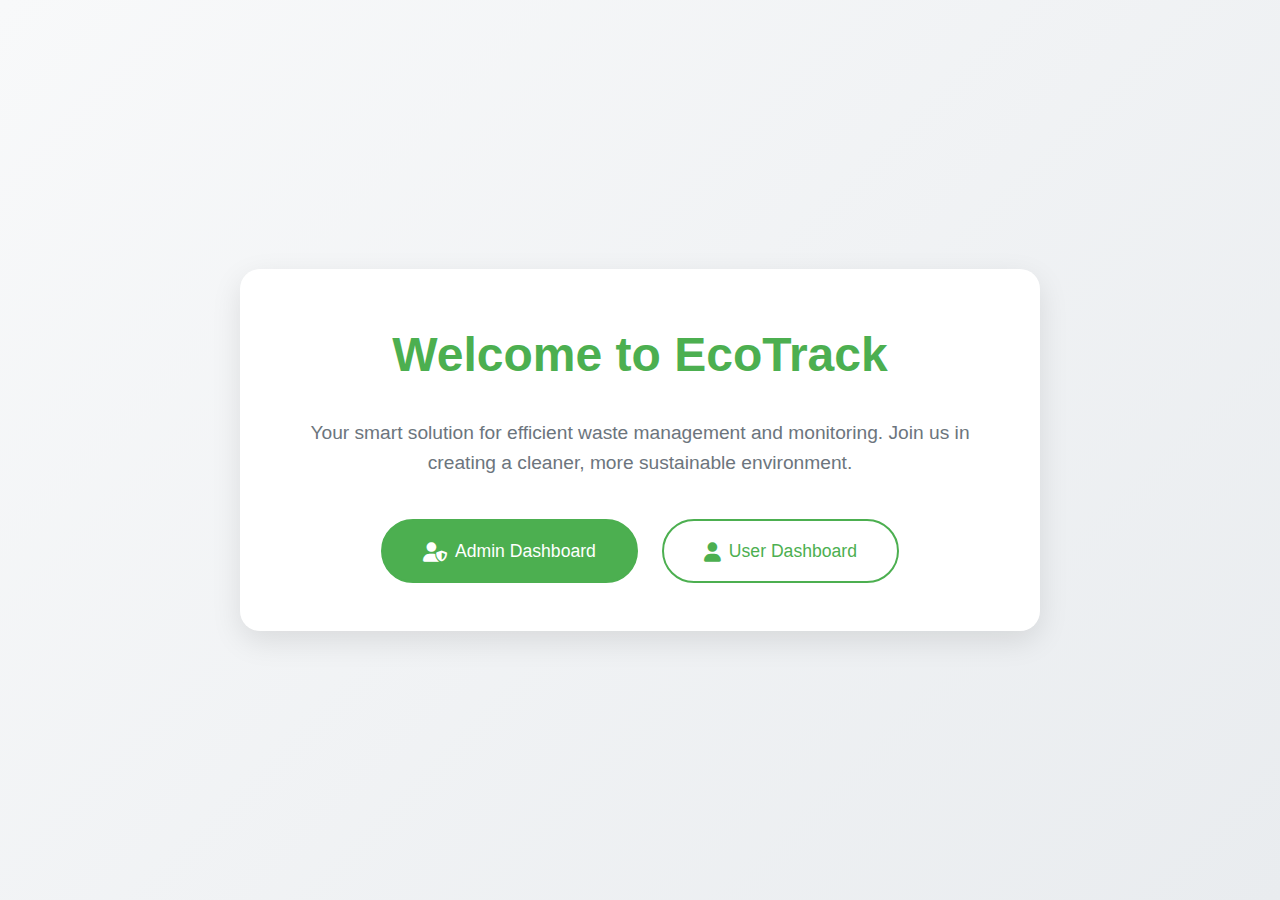
<file: index.html>
<!DOCTYPE html>
<html lang="en">
<head>
    <meta charset="UTF-8">
    <meta name="viewport" content="width=device-width, initial-scale=1.0">
    <title>EcoTrack - Waste Monitoring System</title>
    <link rel="icon" href="images/favicon (1).ico">
    <link rel="stylesheet" href="css/styles.css">
    <link href="https://fonts.googleapis.com/css2?family=Inter:wght@400;500;600;700&display=swap" rel="stylesheet">
    <link rel="stylesheet" href="https://cdnjs.cloudflare.com/ajax/libs/font-awesome/6.0.0/css/all.min.css">
</head>
<body>
    <div class="landing-container">
        
        <main>
            <div class="hero-section">
                <h1>Welcome to EcoTrack</h1>
                <p>Your smart solution for efficient waste management and monitoring. Join us in creating a cleaner, more sustainable environment.</p>
                <div class="cta-buttons">
                        <a href="admin.html" class="cta-button primary">
                        <i class="fas fa-user-shield"></i>
                        Admin Dashboard
                    </a>
                    <a href="user.html" class="cta-button secondary">
                        <i class="fas fa-user"></i>
                        User Dashboard                    </a>
                </div>
            </div>
        </main>
    </div>

    
</body>
</html>
</file>
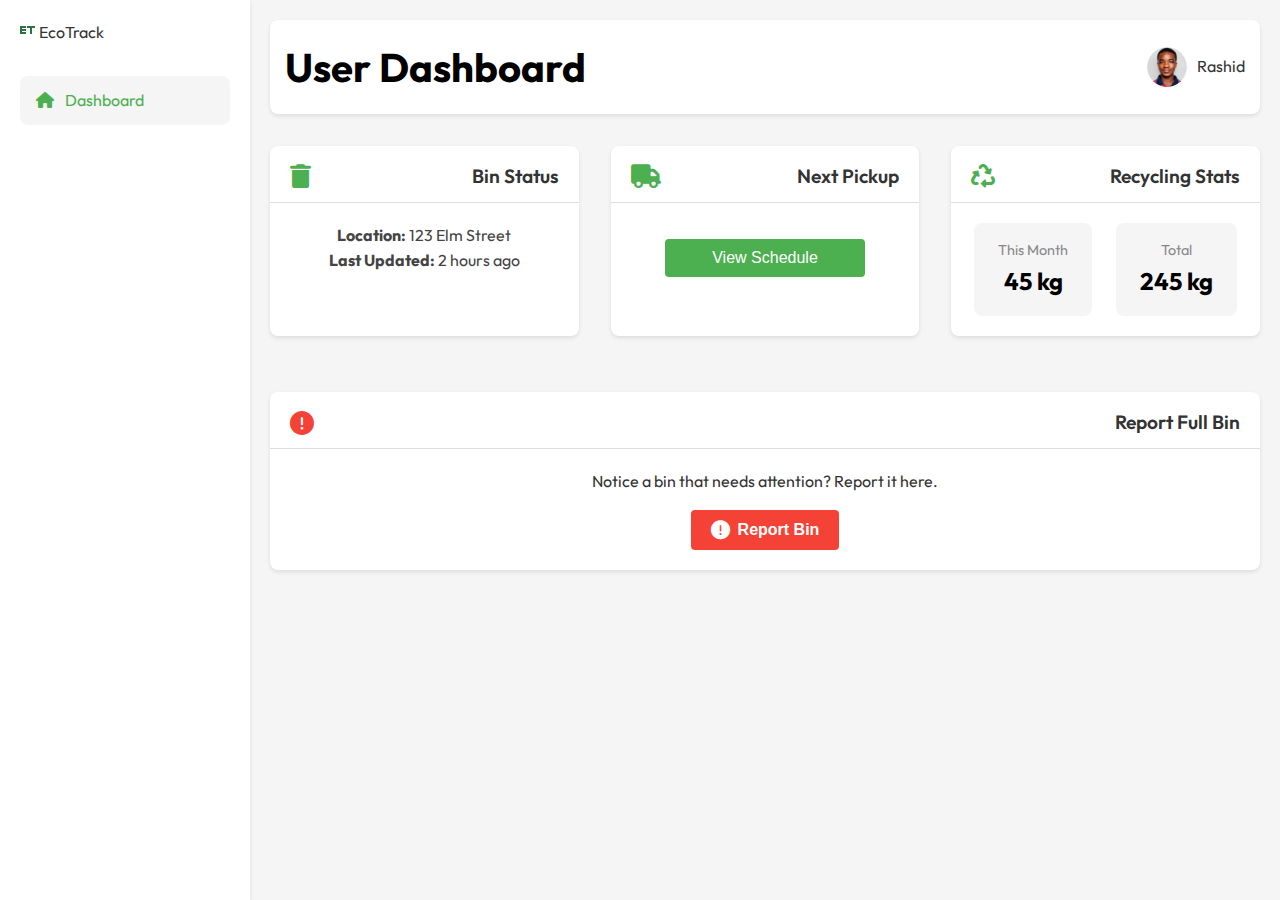
<file: user.html>
<!DOCTYPE html>
<html lang="en">
<head>
    <meta charset="UTF-8">
    <meta name="viewport" content="width=device-width, initial-scale=1.0">
    <title>EcoTrack - User Dashboard</title>
    <link rel="icon" href="images/favicon (1).ico">
    <link rel="stylesheet" href="css/styles.css">
    <link rel="stylesheet" href="https://cdnjs.cloudflare.com/ajax/libs/font-awesome/6.0.0/css/all.min.css">
    <link rel="preconnect" href="https://fonts.googleapis.com">
    <link rel="preconnect" href="https://fonts.gstatic.com" crossorigin>
    <link href="https://fonts.googleapis.com/css2?family=Outfit:wght@100..900&display=swap" rel="stylesheet">
</head>
<body class="user-dashboard">
    <div class="dashboard-container">
        <nav class="sidebar">
            <div class="logo">
                <img src="images/favicon (12).ico" alt="EcoTrack">
                <span>EcoTrack</span>
            </div>
            <ul class="nav-items">
                <li><a href="user.html" class="active"><i class="fas fa-home"></i>Dashboard</a></li>
            </ul>
        </nav>
        <main class="main-content">
            <header class="top-bar">
                <h1 class="page-title dashboard-title">User Dashboard</h1>
                <div class="header-right">
                    <div class="user-profile">
                        <img src="images/rashidlinkedinpphoto-modified.png" alt="User Profile">
                        <span id="userName">Rashid</span>
                    </div>
                </div>
            </header>
            <div class="dashboard-grid user-dashboard-grid">
                <!-- Bin Status Card -->
                <div class="dashboard-card user-dashboard-card">
                    <div class="card-header user-card-header">
                        <i class="fas fa-trash bin-status-icon"></i>
                        <h3 class="user-card-title">Bin Status</h3>
                    </div>
                    <div class="card-content user-card-content user-pie-content">
                        <!-- Example Pie Chart (SVG) -->
                        <!-- <svg class="user-pie-chart" width="90" height="90" viewBox="0 0 36 36">
                            <path
                                d="M18 2.0845
                                a 15.9155 15.9155 0 0 1 0 31.831
                                a 15.9155 15.9155 0 0 1 0 -31.831"
                                fill="none"
                                stroke="#4CAF50"
                                stroke-width="3"
                                stroke-dasharray="75, 25"
                                />
                            <text x="18" y="20.35" font-size="8" text-anchor="middle" fill="#333" font-weight="bold">75</text>
                        </svg> -->
                        <div class="user-pie-details">
                            <div><b>Location:</b> 123 Elm Street</div>
                            <div><b>Last Updated:</b> 2 hours ago</div>
                        </div>
                    </div>
                </div>
                <!-- Schedule Card -->
                <div class="dashboard-card user-dashboard-card">
                    <div class="card-header user-card-header">
                        <i class="fas fa-truck schedule-icon"></i>
                        <h3 class="user-card-title">Next Pickup</h3>
                    </div>
                    <div class="card-content user-card-content">
                        <button class="submit-btn user-schedule-btn">
                            View Schedule
                        </button>
                    </div>
                </div>
                <!-- Recycling Stats Card -->
                <div class="dashboard-card user-dashboard-card">
                    <div class="card-header user-card-header">
                        <i class="fas fa-recycle recycle-icon"></i>
                        <h3 class="user-card-title">Recycling Stats</h3>
                    </div>
                    <div class="card-content user-card-content user-recycle-content">
                        <div class="user-recycle-box">
                            <div class="user-recycle-label">This Month</div>
                            <div class="user-recycle-value">45 kg</div>
                        </div>
                        <div class="user-recycle-box">
                            <div class="user-recycle-label">Total</div>
                            <div class="user-recycle-value total">245 kg</div>
                        </div>
                    </div>
                </div>
                <!-- Report Full Bin Card -->
                <div class="dashboard-card user-dashboard-card">
                    <div class="card-header user-card-header">
                        <i class="fas fa-exclamation-circle report-bin-icon"></i>
                        <h3 class="user-card-title">Report Full Bin</h3>
                    </div>
                    <div class="card-content user-card-content">
                        <p>Notice a bin that needs attention? Report it here.</p>
                        <button class="submit-btn user-report-btn" id="openReportModalBtn">
                            <i class="fas fa-exclamation-circle"></i> Report Bin
                        </button>
                    </div>
                </div>
            </div>
        </main>
    </div>
    <!-- Report Bin Modal -->
    <div id="reportModal" class="modal">
        <div class="modal-content">
            <span class="close">&times;</span>
            <h2><i class="fas fa-exclamation-circle report-bin-icon"></i> Report Bin</h2>
            <div class="modal-scroll-container">
                <form id="reportForm">
                    <div class="form-group">
                        <label for="binId">Bin ID *</label>
                        <input type="text" id="binId" required>
                    </div>
                    <div class="form-group">
                        <label for="reportedBy">Reported By *</label>
                        <input type="text" id="reportedBy" required>
                    </div>
                    <div class="form-group">
                        <label for="reportTime">Time</label>
                        <input type="text" id="reportTime" readonly>
                    </div>
                    <div class="form-group">
                        <label for="comments">Comments</label>
                        <textarea id="comments" placeholder="Any additional information..."></textarea>
                    </div>
                    <div class="form-group">
                        <label>Photo of Bin *</label>
                        <div class="photo-capture-section">
                            <div class="photo-options">
                                <button type="button" id="capturePhotoBtn" class="capture-btn">
                                    <i class="fas fa-camera"></i> Take Photo
                                </button>
                                <button type="button" id="uploadPhotoBtn" class="upload-btn">
                                    <i class="fas fa-upload"></i> Upload Photo
                                </button>
                                <input type="file" id="photoFileInput" accept="image/*" style="display: none;">
                            </div>
                            <div id="photoPreview" class="photo-preview" style="display: none;">
                                <img id="capturedImage" alt="Captured photo">
                                <div class="photo-actions">
                                    <button type="button" id="retakePhotoBtn" class="retake-btn">
                                        <i class="fas fa-redo"></i> Retake
                                    </button>
                                    <button type="button" id="removePhotoBtn" class="remove-btn">
                                        <i class="fas fa-trash"></i> Remove
                                    </button>
                                </div>
                            </div>
                            <video id="cameraVideo" autoplay style="display: none;"></video>
                            <canvas id="photoCanvas" style="display: none;"></canvas>
                            <div id="photoRequired" class="photo-required-message" style="display: none;">
                                <i class="fas fa-exclamation-circle"></i> Photo is required
                            </div>
                        </div>
                    </div>
                    <button type="submit" class="submit-btn">Submit Report</button>
                </form>
            </div>
        </div>
    </div>

    <script>
    // Modal open/close logic
    const openReportModalBtn = document.getElementById('openReportModalBtn');
    const reportModal = document.getElementById('reportModal');
    const closeReportModal = document.querySelector('#reportModal .close');
    if (openReportModalBtn) {
        openReportModalBtn.onclick = function() {
            reportModal.style.display = 'block';
            // Set current time when modal opens
            setCurrentTime();
        };
    }
    if (closeReportModal) {
        closeReportModal.onclick = function() {
            reportModal.style.display = 'none';
        };
    }
    window.onclick = function(event) {
        if (event.target == reportModal) {
            reportModal.style.display = 'none';
        }
    };

    // Function to set current time
    function setCurrentTime() {
        const now = new Date();
        const timeString = now.toLocaleString('en-US', {
            year: 'numeric',
            month: '2-digit',
            day: '2-digit',
            hour: '2-digit',
            minute: '2-digit',
            second: '2-digit',
            hour12: false
        });
        document.getElementById('reportTime').value = timeString;
        
        // Pre-fill reported by with user name from dashboard
        const userName = document.getElementById('userName').textContent;
        document.getElementById('reportedBy').value = userName;
    }

    // Camera functionality
    let stream = null;
    const capturePhotoBtn = document.getElementById('capturePhotoBtn');
    const uploadPhotoBtn = document.getElementById('uploadPhotoBtn');
    const photoFileInput = document.getElementById('photoFileInput');
    const retakePhotoBtn = document.getElementById('retakePhotoBtn');
    const removePhotoBtn = document.getElementById('removePhotoBtn');
    const cameraVideo = document.getElementById('cameraVideo');
    const photoCanvas = document.getElementById('photoCanvas');
    const photoPreview = document.getElementById('photoPreview');
    const capturedImage = document.getElementById('capturedImage');

    // Upload photo functionality
    uploadPhotoBtn.addEventListener('click', function() {
        photoFileInput.click();
    });

    photoFileInput.addEventListener('change', function(e) {
        const file = e.target.files[0];
        if (file) {
            const reader = new FileReader();
            reader.onload = function(e) {
                capturedImage.src = e.target.result;
                photoPreview.style.display = 'block';
                capturePhotoBtn.style.display = 'none';
                uploadPhotoBtn.style.display = 'none';
            };
            reader.readAsDataURL(file);
        }
    });

    // Start camera when "Take Photo" is clicked
    capturePhotoBtn.addEventListener('click', async function() {
        try {
            stream = await navigator.mediaDevices.getUserMedia({ 
                video: { 
                    facingMode: 'environment', // Use back camera on mobile
                    width: { ideal: 1280 },
                    height: { ideal: 720 }
                } 
            });
            cameraVideo.srcObject = stream;
            cameraVideo.style.display = 'block';
            capturePhotoBtn.style.display = 'none';
            uploadPhotoBtn.style.display = 'none';
            
            // Add capture button
            const snapBtn = document.createElement('button');
            snapBtn.type = 'button';
            snapBtn.className = 'capture-btn';
            snapBtn.innerHTML = '<i class="fas fa-camera"></i> Snap Photo';
            snapBtn.onclick = capturePhoto;
            cameraVideo.parentNode.appendChild(snapBtn);
        } catch (err) {
            console.error('Error accessing camera:', err);
            alert('Unable to access camera. Please make sure you have granted camera permissions.');
        }
    });

    // Capture photo from video stream
    function capturePhoto() {
        const context = photoCanvas.getContext('2d');
        photoCanvas.width = cameraVideo.videoWidth;
        photoCanvas.height = cameraVideo.videoHeight;
        context.drawImage(cameraVideo, 0, 0, photoCanvas.width, photoCanvas.height);
        
        // Convert canvas to image
        const imageData = photoCanvas.toDataURL('image/jpeg');
        capturedImage.src = imageData;
        
        // Stop camera stream
        if (stream) {
            stream.getTracks().forEach(track => track.stop());
        }
        
        // Hide video and show preview
        cameraVideo.style.display = 'none';
        photoPreview.style.display = 'block';
        
        // Remove snap button
        const snapBtn = cameraVideo.parentNode.querySelector('.capture-btn:last-child');
        if (snapBtn) snapBtn.remove();
    }

    // Retake photo
    retakePhotoBtn.addEventListener('click', function() {
        photoPreview.style.display = 'none';
        capturePhotoBtn.style.display = 'block';
        uploadPhotoBtn.style.display = 'block';
        capturedImage.src = '';
        photoFileInput.value = '';
    });

    // Remove photo
    removePhotoBtn.addEventListener('click', function() {
        photoPreview.style.display = 'none';
        capturePhotoBtn.style.display = 'block';
        uploadPhotoBtn.style.display = 'block';
        capturedImage.src = '';
        photoFileInput.value = '';
    });

    // Handle form submission
    document.getElementById('reportForm').addEventListener('submit', function(e) {
        e.preventDefault();
        
        // Get form values
        const binId = document.getElementById('binId').value.trim();
        const reportedBy = document.getElementById('reportedBy').value.trim();
        const reportTime = document.getElementById('reportTime').value;
        const comments = document.getElementById('comments').value.trim();
        const photo = capturedImage.src;
        
        // Validate required fields
        let isValid = true;
        const photoRequired = document.getElementById('photoRequired');
        
        // Check Bin ID
        if (!binId) {
            document.getElementById('binId').style.borderColor = '#F44336';
            isValid = false;
        } else {
            document.getElementById('binId').style.borderColor = '';
        }
        
        // Check Reported By
        if (!reportedBy) {
            document.getElementById('reportedBy').style.borderColor = '#F44336';
            isValid = false;
        } else {
            document.getElementById('reportedBy').style.borderColor = '';
        }
        
        // Check Photo
        if (!photo) {
            photoRequired.style.display = 'block';
            isValid = false;
        } else {
            photoRequired.style.display = 'none';
        }
        
        if (!isValid) {
            alert('Please fill in all required fields (*) including taking or uploading a photo.');
            return;
        }
        
        const formData = {
            binId: binId,
            reportedBy: reportedBy,
            reportTime: reportTime,
            comments: comments,
            photo: photo
        };
        
        console.log('Report submitted:', formData);
        alert('Report submitted successfully!');
        
        // Reset form and close modal
        this.reset();
        photoPreview.style.display = 'none';
        capturePhotoBtn.style.display = 'block';
        uploadPhotoBtn.style.display = 'block';
        capturedImage.src = '';
        photoFileInput.value = '';
        photoRequired.style.display = 'none';
        
        // Reset border colors
        document.getElementById('binId').style.borderColor = '';
        document.getElementById('reportedBy').style.borderColor = '';
        
        reportModal.style.display = 'none';
    });
    </script>
</body>
</html>
</file>
<file: css/styles.css>
:root {
    --primary-color: #4CAF50;
    --secondary-color: #2196F3;
    --danger-color: #F44336;
    --warning-color: #FFC107;
    --text-color: #333;
    --light-gray: #f5f5f5;
    --border-color: #ddd;
    --shadow: 0 2px 4px rgba(0,0,0,0.1);
}

* {
    margin: 0;
    padding: 0;
    box-sizing: border-box;
}

body {
    font-family: 'Outfit', sans-serif;
    line-height: 1.6;
    color: var(--text-color);
    background-color: var(--light-gray);
}

/* Layout */
.dashboard-container {
    display: flex;
    min-height: 100vh;
}

.sidebar {
    width: 250px;
    background-color: white;
    padding: 20px;
    box-shadow: var(--shadow);
}

.main-content {
    flex: 1;
    padding: 20px;
    overflow-y: auto;
}

/* Navigation */
.nav-items {
    list-style: none;
    margin-top: 30px;
}

.nav-items li a {
    display: flex;
    align-items: center;
    padding: 12px 15px;
    color: var(--text-color);
    text-decoration: none;
    border-radius: 8px;
    margin-bottom: 5px;
    transition: background-color 0.3s;
}

.nav-items li a:hover,
.nav-items li a.active {
    background-color: var(--light-gray);
    color: var(--primary-color);
}

.nav-items li a i {
    margin-right: 10px;
    width: 20px;
    text-align: center;
}

/* Header */
.top-bar {
    display: flex;
    justify-content: space-between;
    align-items: center;
    margin-bottom: 20px;
    padding: 15px;
    background-color: white;
    border-radius: 8px;
    box-shadow: var(--shadow);
}

.user-profile {
    display: flex;
    align-items: center;
    gap: 10px;
}

.user-profile img {
    width: 40px;
    height: 40px;
    border-radius: 50%;
    object-fit: cover;
}

/* Map Section */
.map-section {
    background-color: white;
    border-radius: 8px;
    box-shadow: var(--shadow);
    margin-bottom: 20px;
    overflow: hidden;
}

#map {
    height: 400px;
    width: 100%;
}

.map-controls {
    padding: 15px;
    border-bottom: 1px solid var(--border-color);
    display: flex;
    gap: 10px;
}

.map-control-btn {
    padding: 8px 15px;
    border: none;
    border-radius: 4px;
    background-color: var(--light-gray);
    cursor: pointer;
    transition: background-color 0.3s;
}

.map-control-btn.active {
    background-color: var(--primary-color);
    color: white;
}

/* Legend */
.legend {
    padding: 15px;
    border-top: 1px solid var(--border-color);
}

.legend h3 {
    margin-bottom: 10px;
}

.legend-item {
    display: flex;
    align-items: center;
    margin-bottom: 5px;
}

.legend-dot {
    width: 12px;
    height: 12px;
    border-radius: 50%;
    margin-right: 8px;
}

.legend-dot.full {
    background-color: var(--danger-color);
}

.legend-dot.empty {
    background-color: var(--primary-color);
}

/* Card Sections */
.card-section {
    background-color: white;
    border-radius: 8px;
    box-shadow: var(--shadow);
    margin-bottom: 20px;
}

.section-header {
    padding: 15px;
    border-bottom: 1px solid var(--border-color);
    display: flex;
    justify-content: space-between;
    align-items: center;
}

.section-content {
    padding: 15px;
}

/* Tables */
table {
    width: 100%;
    border-collapse: collapse;
}

th, td {
    padding: 12px;
    text-align: left;
    border-bottom: 1px solid var(--border-color);
}

th {
    background-color: var(--light-gray);
    font-weight: 600;
}

/* Schedule Items */
.schedule-item {
    display: flex;
    justify-content: space-between;
    align-items: center;
    padding: 12px;
    border-bottom: 1px solid var(--border-color);
}

.schedule-item:last-child {
    border-bottom: none;
}

.bin-info {
    display: flex;
    flex-direction: column;
}

.bin-id {
    font-weight: 600;
}

.schedule-time {
    color: #666;
    font-size: 0.9em;
}

/* Status Badges */
.status {
    padding: 4px 8px;
    border-radius: 4px;
    font-size: 0.9em;
}

.status.pending {
    background-color: var(--warning-color);
    color: #000;
}

.status.scheduled {
    background-color: var(--secondary-color);
    color: white;
}

.status.completed {
    background-color: var(--primary-color);
    color: white;
}

/* Modal */
.modal {
    display: none;
    position: fixed;
    top: 0;
    left: 0;
    width: 100%;
    height: 100%;
    background-color: rgba(0,0,0,0.5);
    z-index: 1000;
}

.modal-content {
    position: relative;
    background-color: white;
    margin: 50px auto;
    padding: 20px;
    width: 90%;
    max-width: 500px;
    border-radius: 8px;
    box-shadow: var(--shadow);
}

.close {
    position: absolute;
    right: 20px;
    top: 20px;
    font-size: 24px;
    cursor: pointer;
}

/* Forms */
.form-group {
    margin-bottom: 15px;
}

.form-group label {
    display: block;
    margin-bottom: 5px;
    font-weight: 500;
}

.form-group input,
.form-group select,
.form-group textarea {
    width: 100%;
    padding: 8px 12px;
    border: 1px solid var(--border-color);
    border-radius: 4px;
    font-size: 1em;
}

.form-group textarea {
    height: 100px;
    resize: vertical;
}

.submit-btn {
    background-color: var(--primary-color);
    color: white;
    padding: 10px 20px;
    border: none;
    border-radius: 4px;
    cursor: pointer;
    font-size: 1em;
    transition: background-color 0.3s;
}

.submit-btn:hover {
    background-color: #45a049;
}

/* User Dashboard Specific */
.user-dashboard {
    display: flex;
    min-height: 100vh;
}

.dashboard-grid {
    display: grid;
    grid-template-columns: repeat(auto-fit, minmax(300px, 1fr));
    gap: 20px;
    margin-top: 20px;
}

.dashboard-card {
    background-color: white;
    border-radius: 8px;
    box-shadow: var(--shadow);
    overflow: hidden;
}

.card-header {
    padding: 15px;
    border-bottom: 1px solid var(--border-color);
    display: flex;
    justify-content: space-between;
    align-items: center;
}

.card-content {
    padding: 20px;
}

/* Progress Circle */
.progress-circle {
    width: 120px;
    height: 120px;
    border-radius: 50%;
    background: conic-gradient(var(--primary-color) var(--progress), var(--light-gray) 0deg);
    display: flex;
    align-items: center;
    justify-content: center;
    margin: 0 auto 15px;
    position: relative;
}

.progress-circle::before {
    content: '';
    position: absolute;
    width: 90px;
    height: 90px;
    border-radius: 50%;
    background-color: white;
}

.percentage {
    position: relative;
    font-size: 1.5em;
    font-weight: 600;
}

/* Bin Markers */
.bin-marker {
    display: flex;
    align-items: center;
    justify-content: center;
    width: 30px;
    height: 30px;
    border-radius: 50%;
    background-color: white;
    box-shadow: var(--shadow);
}

.bin-marker.full {
    color: var(--danger-color);
}

.bin-marker.empty {
    color: var(--primary-color);
}

/* Responsive Design */
@media (max-width: 768px) {
    .dashboard-container {
        flex-direction: column;
    }

    .sidebar {
        width: 100%;
        padding: 10px;
    }

    .main-content {
        padding: 10px;
    }

    .dashboard-grid {
        grid-template-columns: 1fr;
    }

    .map-controls {
        flex-direction: column;
    }

    .map-control-btn {
        width: 100%;
    }
}

/* Landing Page Styles */
.landing-container {
    min-height: 100vh;
    background: linear-gradient(135deg, #f8f9fa 0%, #e9ecef 100%);
    display: flex;
    align-items: center;
    justify-content: center;
    padding: 2rem;
}

.hero-section {
    text-align: center;
    max-width: 800px;
    padding: 3rem;
    background: white;
    border-radius: 20px;
    box-shadow: 0 10px 30px rgba(0, 0, 0, 0.1);
}

.hero-section h1 {
    font-size: 3rem;
    color: var(--primary-color);
    margin-bottom: 1.5rem;
    font-weight: 700;
}

.hero-section p {
    font-size: 1.2rem;
    color: #6c757d;
    margin-bottom: 2.5rem;
    line-height: 1.6;
}

.cta-buttons {
    display: flex;
    gap: 1.5rem;
    justify-content: center;
    margin-top: 2rem;
}

.cta-button {
    padding: 1rem 2.5rem;
    font-size: 1.1rem;
    font-weight: 500;
    border-radius: 50px;
    text-decoration: none;
    transition: all 0.3s ease;
    display: inline-flex;
    align-items: center;
    gap: 0.5rem;
}

.cta-button i {
    font-size: 1.2rem;
}

.cta-button.primary {
    background: var(--primary-color);
    color: white;
    border: 2px solid var(--primary-color);
}

.cta-button.primary:hover {
    background: #45a049;
    border-color: #45a049;
    transform: translateY(-2px);
    box-shadow: 0 5px 15px rgba(76, 175, 80, 0.3);
}

.cta-button.secondary {
    background: white;
    color: var(--primary-color);
    border: 2px solid var(--primary-color);
}

.cta-button.secondary:hover {
    background: var(--primary-color);
    color: white;
    transform: translateY(-2px);
    box-shadow: 0 5px 15px rgba(76, 175, 80, 0.3);
}

/* Responsive Design for Landing Page */
@media (max-width: 768px) {
    .hero-section {
        padding: 2rem;
    }

    .hero-section h1 {
        font-size: 2.5rem;
    }

    .hero-section p {
        font-size: 1.1rem;
    }

    .cta-buttons {
        flex-direction: column;
        gap: 1rem;
    }

    .cta-button {
        width: 100%;
        justify-content: center;
    }
}

@media (max-width: 480px) {
    .hero-section {
    padding: 1.5rem;
    }

    .hero-section h1 {
        font-size: 2rem;
    }

    .hero-section p {
        font-size: 1rem;
    }
}

/* User Dashboard Custom Styles */
.dashboard-title {
    font-size: 2.5rem;
    color: black;
    font-weight: 700;
}

.user-dashboard-grid {
    display: flex;
    gap: 2rem;
    margin-top: 2rem;
    flex-wrap: wrap;
    justify-content: flex-start;
}

.user-dashboard-card {
    min-width: 280px;
    flex: 1 1 280px;
    background: white;
    border-radius: 8px;
    box-shadow: var(--shadow);
    display: flex;
    flex-direction: column;
    margin-bottom: 1.5rem;
}

.user-card-header {
    display: flex;
    align-items: center;
    gap: 0.5rem;
    padding: 15px 20px 10px 20px;
    border-bottom: 1px solid var(--border-color);
    background: none;
}

.user-card-title {
    font-size: 1.2rem;
    font-weight: 600;
    margin: 0;
}

.bin-status-icon {
    color: var(--primary-color);
    font-size: 1.5rem;
}
.schedule-icon {
    color: var(--primary-color);
    font-size: 1.5rem;
}
.recycle-icon {
    color: var(--primary-color);
    font-size: 1.5rem;
}

.user-card-content {
    padding: 20px;
    display: flex;
    flex-direction: column;
    align-items: center;
    justify-content: center;
}

.user-pie-content {
    gap: 1rem;
}
.user-pie-chart {
    margin-bottom: 0.5rem;
}
.user-pie-details {
    text-align: center;
    color: #444;
    font-size: 1rem;
}

.user-schedule-btn {
    width: 100%;
    max-width: 200px;
    margin-top: 1rem;
}

.user-recycle-content {
    flex-direction: row;
    gap: 1.5rem;
    justify-content: center;
}
.user-recycle-box {
    background: var(--light-gray);
    border-radius: 8px;
    padding: 1rem 1.5rem;
    text-align: center;
    min-width: 90px;
}
.user-recycle-label {
    font-size: 0.9rem;
    color: #888;
}
.user-recycle-value {
    font-size: 1.5rem;
    color: black;
    font-weight: 700;
}
/* .user-recycle-value.total {
    color: var(--secondary-color);
} */

@media (max-width: 900px) {
    .user-dashboard-grid {
        flex-direction: column;
        gap: 1.5rem;
    }
    .user-dashboard-card {
        min-width: 0;
    }
}

.report-bin-icon {
    color: var(--danger-color);
    font-size: 1.5rem;
    margin-right: 0.5rem;
}
.user-report-btn {
    margin-top: 1rem;
    background: var(--danger-color);
    color: #fff;
    font-weight: 600;
    display: flex;
    align-items: center;
    gap: 0.5rem;
    justify-content: center;
}
.user-report-btn i {
    font-size: 1.2rem;
}
#reportModal .modal-content h2 {
    display: flex;
    align-items: center;
    gap: 0.5rem;
    color: var(--danger-color);
    font-size: 1.3rem;
    margin-bottom: 1.2rem;
}
#reportModal .submit-btn {
    background: var(--danger-color);
    color: #fff;
    font-weight: 600;
    margin-top: 1rem;
}
</file>
